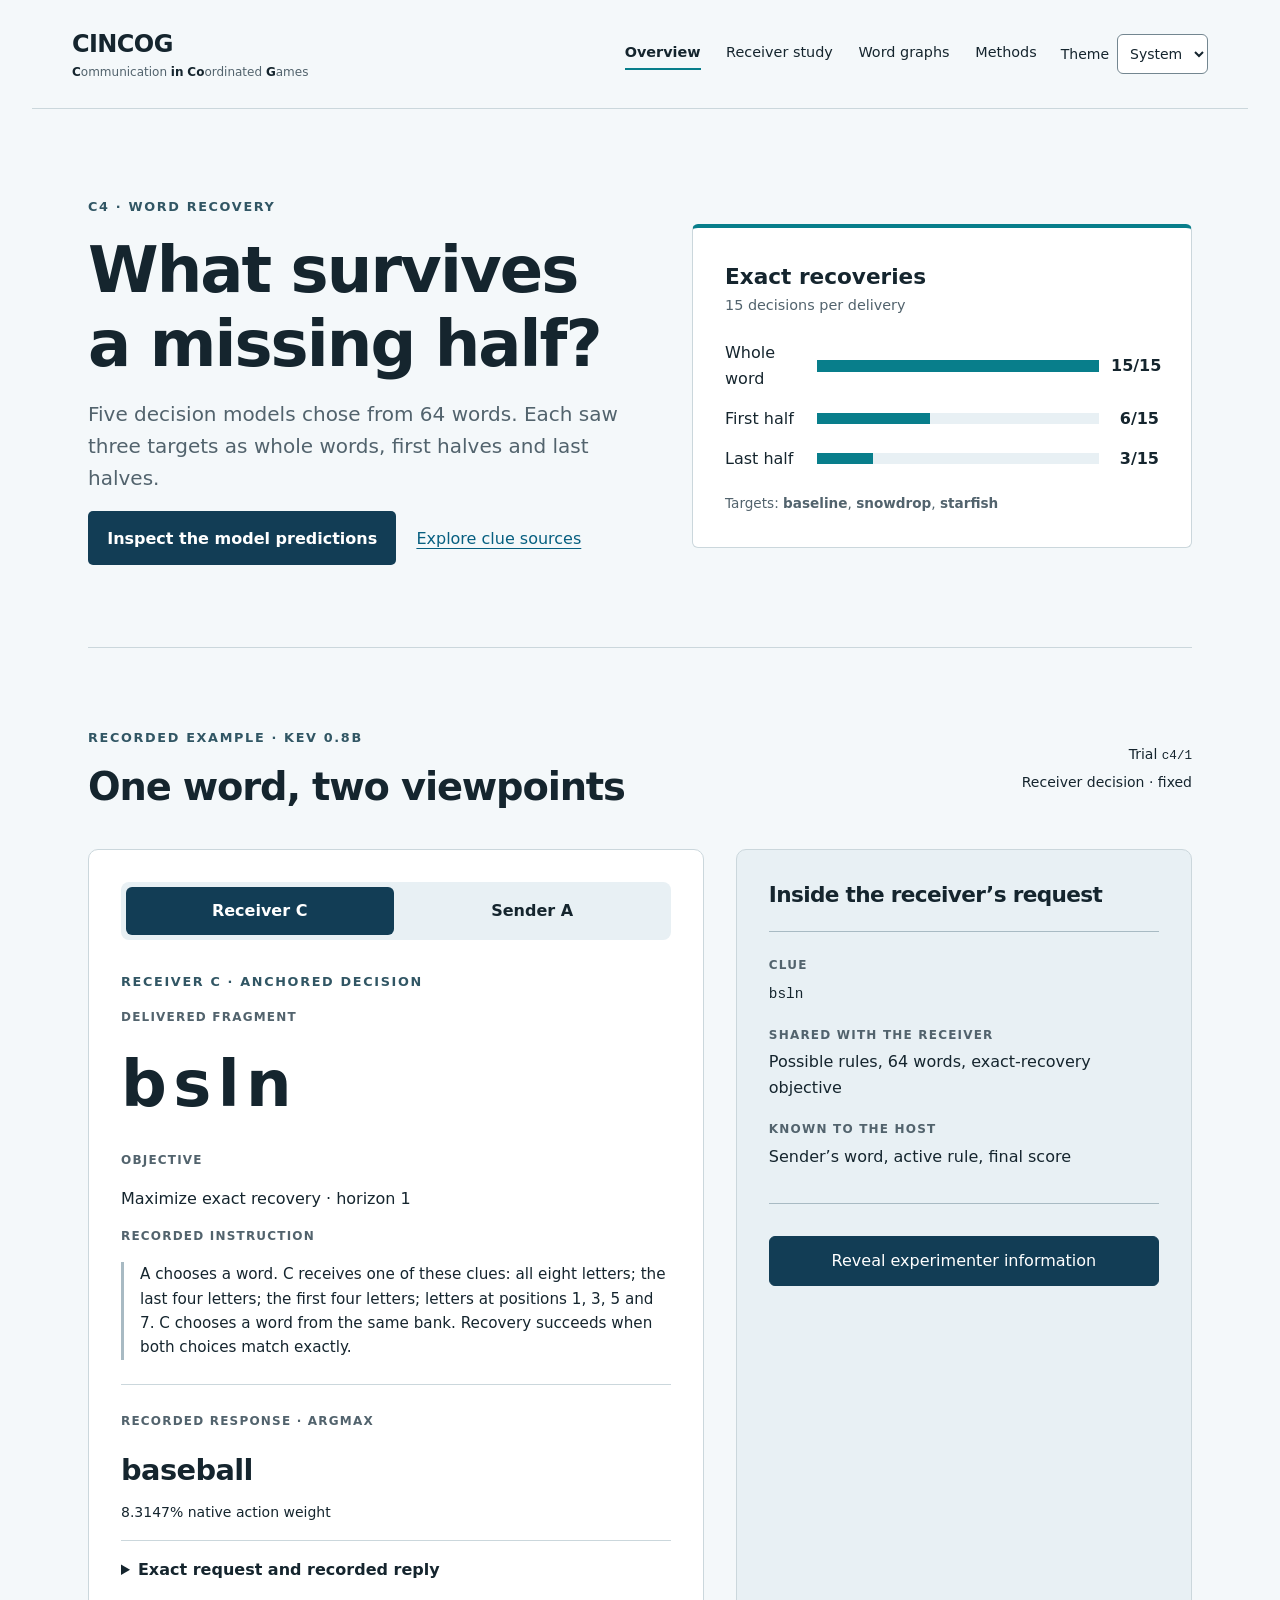
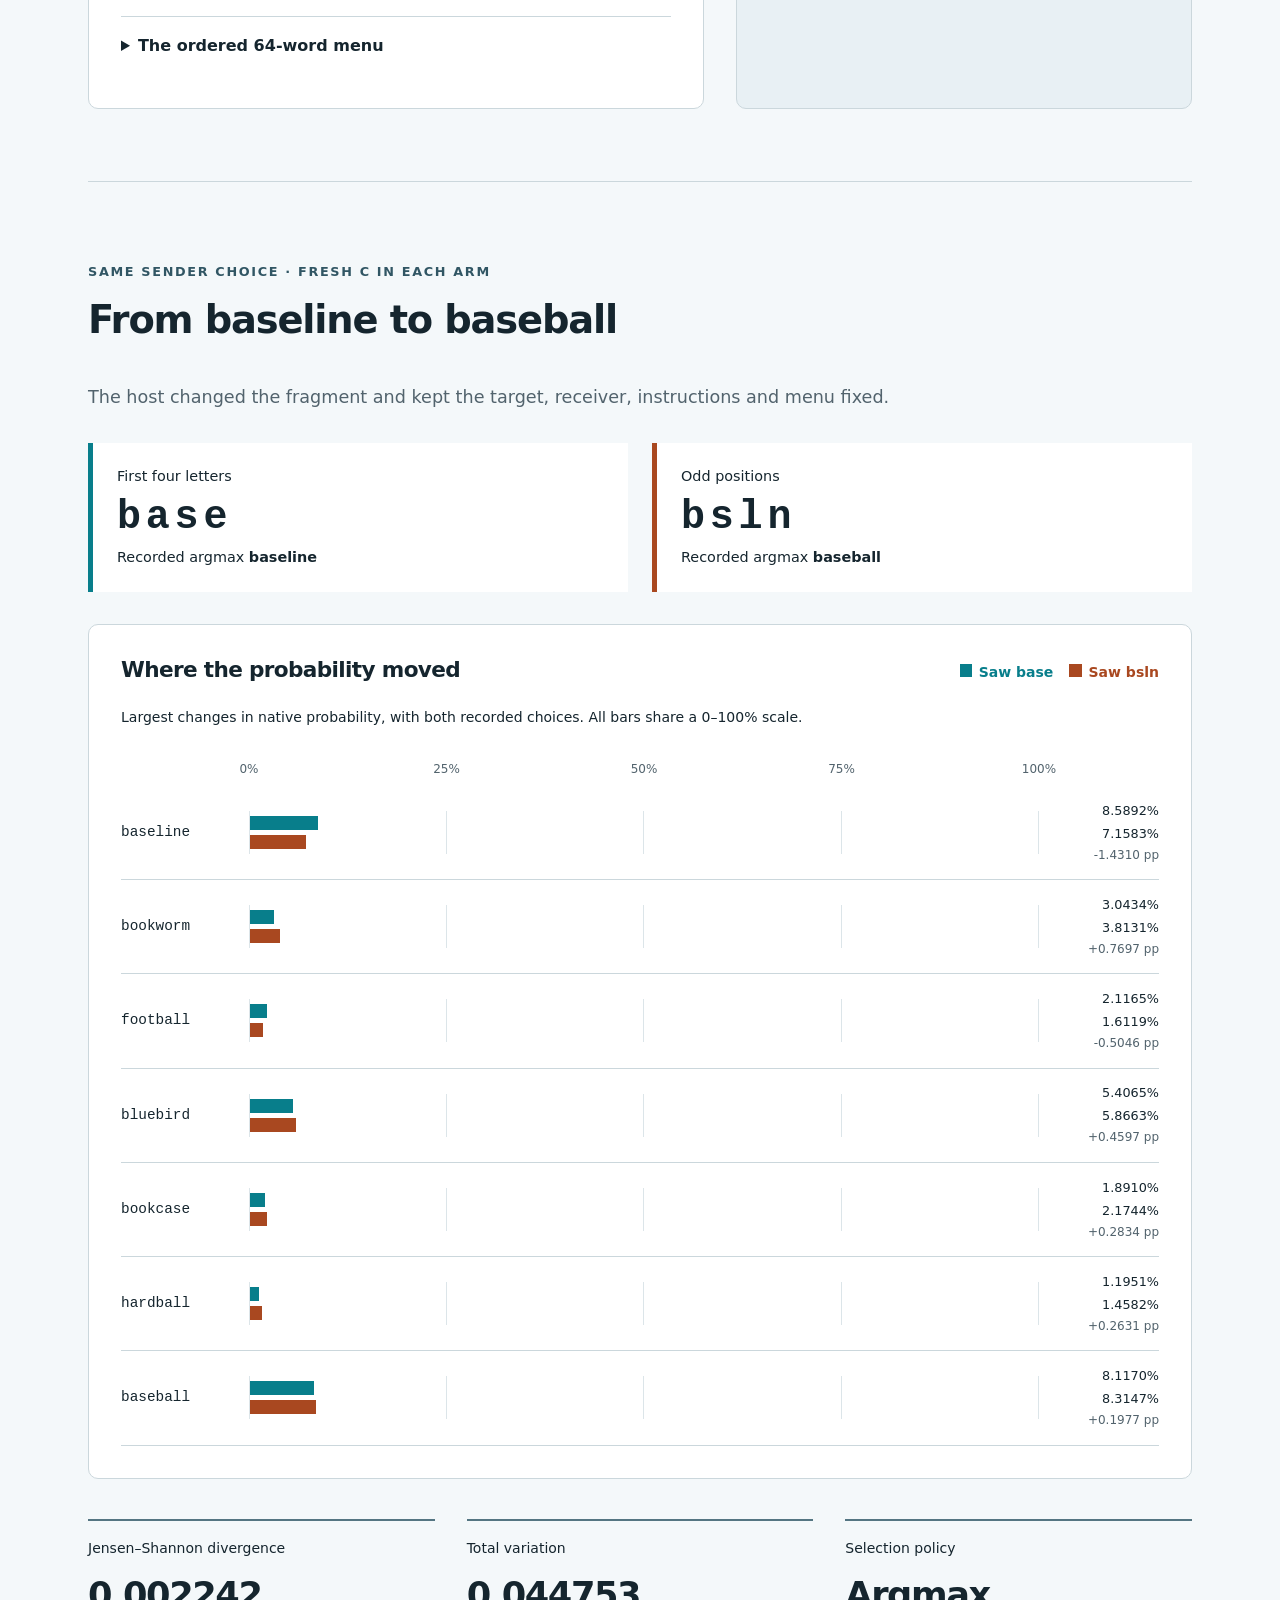
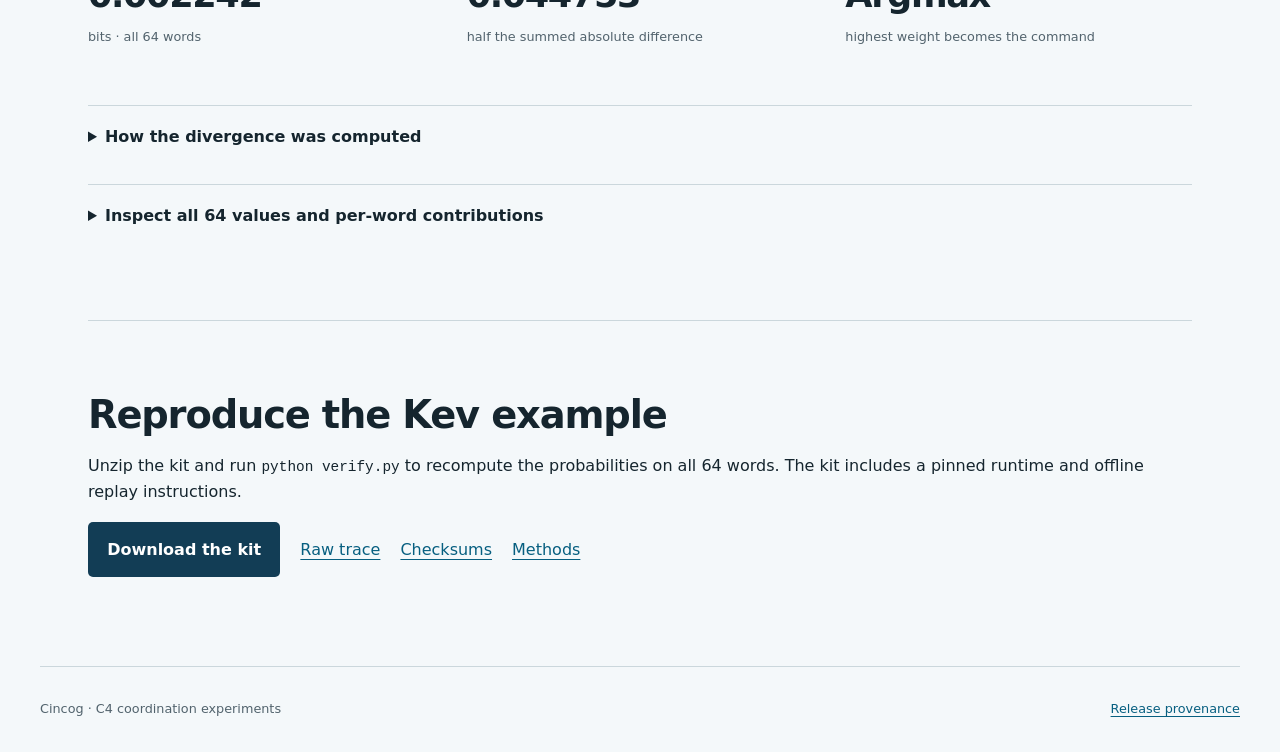
<file: site/index.html>
<!doctype html>
<html lang="en">
<head>
  <meta charset="utf-8">
  <meta name="viewport" content="width=device-width,initial-scale=1">
  <meta name="description" content="Inspect one recorded coordination decision: what each participant saw, how a clue changed a native probability distribution, and what the experimenter knew.">
  <title>Cincog · One decision, different information</title>
  <link rel="stylesheet" href="styles.css">
  <link id="dark-palette" rel="stylesheet" href="dark.css" media="screen and (prefers-color-scheme: dark)">
  <script src="theme.js"></script>
  <script src="data.js" defer></script>
  <script src="app.js" defer></script>
</head>
<body>
  <a class="skip" href="#decision">Skip to the experiment</a>
  <header class="masthead">
    <a class="brand" href="#top" aria-label="CINCOG, Communication in Coordinated Games">CINCOG<span><b>C</b>ommunication <b>in</b> <b>Co</b>ordinated <b>G</b>ames</span></a>
    <div class="masthead-tools">
      <nav aria-label="Research pages"><a href="index.html" aria-current="page">Overview</a><a href="pilot/index.html">Receiver study</a><a href="word-graphs.html">Word graphs</a><a href="methods.html">Methods</a></nav>
      <label class="theme-control" id="theme-control" hidden>Theme
        <select id="theme"><option value="system">System</option><option value="light">Light</option><option value="dark">Dark</option></select>
      </label>
    </div>
  </header>
  <main id="top">
    <section class="intro lead-grid">
      <div><p class="eyebrow">C4 · Word recovery</p><h1>What survives a missing half?</h1>
      <p class="lede">Five decision models chose from 64 words. Each saw three targets as whole words, first halves and last halves.</p>
      <div class="action-links"><a class="primary-link" href="pilot/index.html#heatmap">Inspect the model predictions</a><a href="word-graphs.html">Explore clue sources</a></div></div>
      <figure class="recovery-figure"><figcaption>Exact recoveries <span>15 decisions per delivery</span></figcaption>
      <div class="recovery-line"><span>Whole word</span><i><b style="width:100%"></b></i><strong>15/15</strong></div>
      <div class="recovery-line"><span>First half</span><i><b style="width:40%"></b></i><strong>6/15</strong></div>
      <div class="recovery-line"><span>Last half</span><i><b style="width:20%"></b></i><strong>3/15</strong></div>
      <p>Targets: <b>baseline</b>, <b>snowdrop</b>, <b>starfish</b></p></figure>
    </section>
    <section id="decision" class="experiment" aria-labelledby="decision-title">
      <div class="section-title"><div><p class="eyebrow">Recorded example · Kev 0.8B</p><h2 id="decision-title">One word, two viewpoints</h2></div><p class="anchor-label">Trial <code>c4/1</code><br>Receiver decision · fixed</p></div>
      <div class="experiment-grid">
        <article class="view-panel">
          <div class="segmented" role="group" aria-label="Inspect agent at the fixed decision">
            <button id="view-c" type="button" aria-pressed="true">Receiver C</button>
            <button id="view-a" type="button" aria-pressed="false">Sender A</button>
          </div>
          <div id="agent-view" aria-live="polite"></div>
          <details><summary>Exact request and recorded reply</summary><p class="small">The host records the request, reply and selected action.</p><h4>Native request</h4><pre id="raw-request"></pre><h4>Native reply</h4><pre id="raw-response"></pre><h4>Admitted command</h4><pre id="raw-command"></pre></details>
          <details><summary>The ordered 64-word menu</summary><p class="small">The menu order is identical in both arms.</p><div id="bank" class="word-bank"></div></details>
        </article>

        <aside class="context-panel">
          <h3>Inside the receiver’s request</h3>
          <div class="boundary"><span>Clue</span><p><code>bsln</code></p><span>Shared with the receiver</span><p>Possible rules, 64 words, exact-recovery objective</p><span>Known to the host</span><p>Sender’s word, active rule, final score</p></div>
          <button id="reveal" type="button" class="reveal-button" aria-expanded="false" aria-controls="host-view">Reveal experimenter information</button>
          <div id="host-view" hidden></div>

        </aside>
      </div>
    </section>

    <section id="comparison" aria-labelledby="comparison-title">
      <div class="section-title"><div><p class="eyebrow">Same sender choice · fresh C in each arm</p><h2 id="comparison-title">From baseline to baseball</h2></div></div>
      <p class="section-copy">The host changed the fragment and kept the target, receiver, instructions and menu fixed.</p>
      <div class="conditions">
        <article class="condition p"><p>First four letters</p><strong>base</strong><p>Recorded argmax <b id="p-choice"></b></p></article>
        <article class="condition q"><p>Odd positions</p><strong>bsln</strong><p>Recorded argmax <b id="q-choice"></b></p></article>
      </div>
      <div class="chart-panel">
        <div class="chart-heading"><h3>Where the probability moved</h3><div class="legend"><span class="p-key">Saw base</span><span class="q-key">Saw bsln</span></div></div>
        <p class="small">Largest changes in native probability, with both recorded choices. All bars share a 0–100% scale.</p>
        <div class="axis" aria-hidden="true"><span>0%</span><span>25%</span><span>50%</span><span>75%</span><span>100%</span></div>
        <div id="bars" aria-label="Paired model-assigned action probabilities"></div>

      </div>
      <div class="metrics"><article><p>Jensen–Shannon divergence</p><strong id="js-value"></strong><span>bits · all 64 words</span></article><article><p>Total variation</p><strong id="tv-value"></strong><span>half the summed absolute difference</span></article><article><p>Selection policy</p><strong>Argmax</strong><span>highest weight becomes the command</span></article></div>
      <details class="method"><summary>How the divergence was computed</summary>
        <p>In the <a href="data.json">comparison JSON</a>, P is C’s vector after <code>base</code> and Q is its vector after <code>bsln</code>. The active rule was hidden in both requests. Align the same 64 words and set M = (P + Q) / 2.</p>
        <p class="formula">JS(P,Q) = ½ Σ P(w) log₂[P(w)/M(w)] + ½ Σ Q(w) log₂[Q(w)/M(w)]</p>
        <p class="formula">TV(P,Q) = ½ Σ |P(w) − Q(w)|</p>
        <p>Zero-weight terms contribute zero. No smoothing is used. Vectors are divided by their totals only to remove floating-point sum error. All calculations use unrounded values, including words omitted from the small chart.</p>
        <p id="kl-note"></p>
        <p><a href="downloads/cincog-c4-reproduce.zip" download>Download the original record and verifier</a></p>
      </details>
      <details class="method"><summary>Inspect all 64 values and per-word contributions</summary>
        <label class="search-label" for="filter">Filter word <input id="filter" type="search" placeholder="e.g. base" autocomplete="off"></label>
        <div class="table-scroll"><table><caption>Probabilities, changes and JS contributions; the totals always use the full bank.</caption><thead><tr><th scope="col">Word</th><th scope="col">P · base</th><th scope="col">Q · bsln</th><th scope="col">Change (pp)</th><th scope="col">JS (bits)</th></tr></thead><tbody id="probability-table"></tbody></table></div>
        <p id="filter-status" class="small" aria-live="polite"></p>
      </details>
    </section>

    <section id="reproduce" aria-labelledby="reproduce-title">
      <h2 id="reproduce-title">Reproduce the Kev example</h2>
      <p>Unzip the kit and run <code>python verify.py</code> to recompute the probabilities on all 64 words. The kit includes a pinned runtime and offline replay instructions.</p>
      <div class="action-links"><a class="primary-link" href="downloads/cincog-c4-reproduce.zip" download>Download the kit</a><a href="evidence/c4-kev.json">Raw trace</a><a href="downloads/SHA256SUMS.txt">Checksums</a><a href="methods.html">Methods</a></div>
    </section>
  </main>
  <footer><span>Cincog · C4 coordination experiments</span><a href="evidence/provenance.json">Release provenance</a></footer>
  <noscript><p class="noscript">Enable JavaScript to inspect agent views and probabilities. The <a href="evidence/c4-kev.json">original trace</a> and <a href="downloads/cincog-c4-reproduce.zip">reproduction kit</a> remain available without it.</p></noscript>
</body>
</html>
</file>
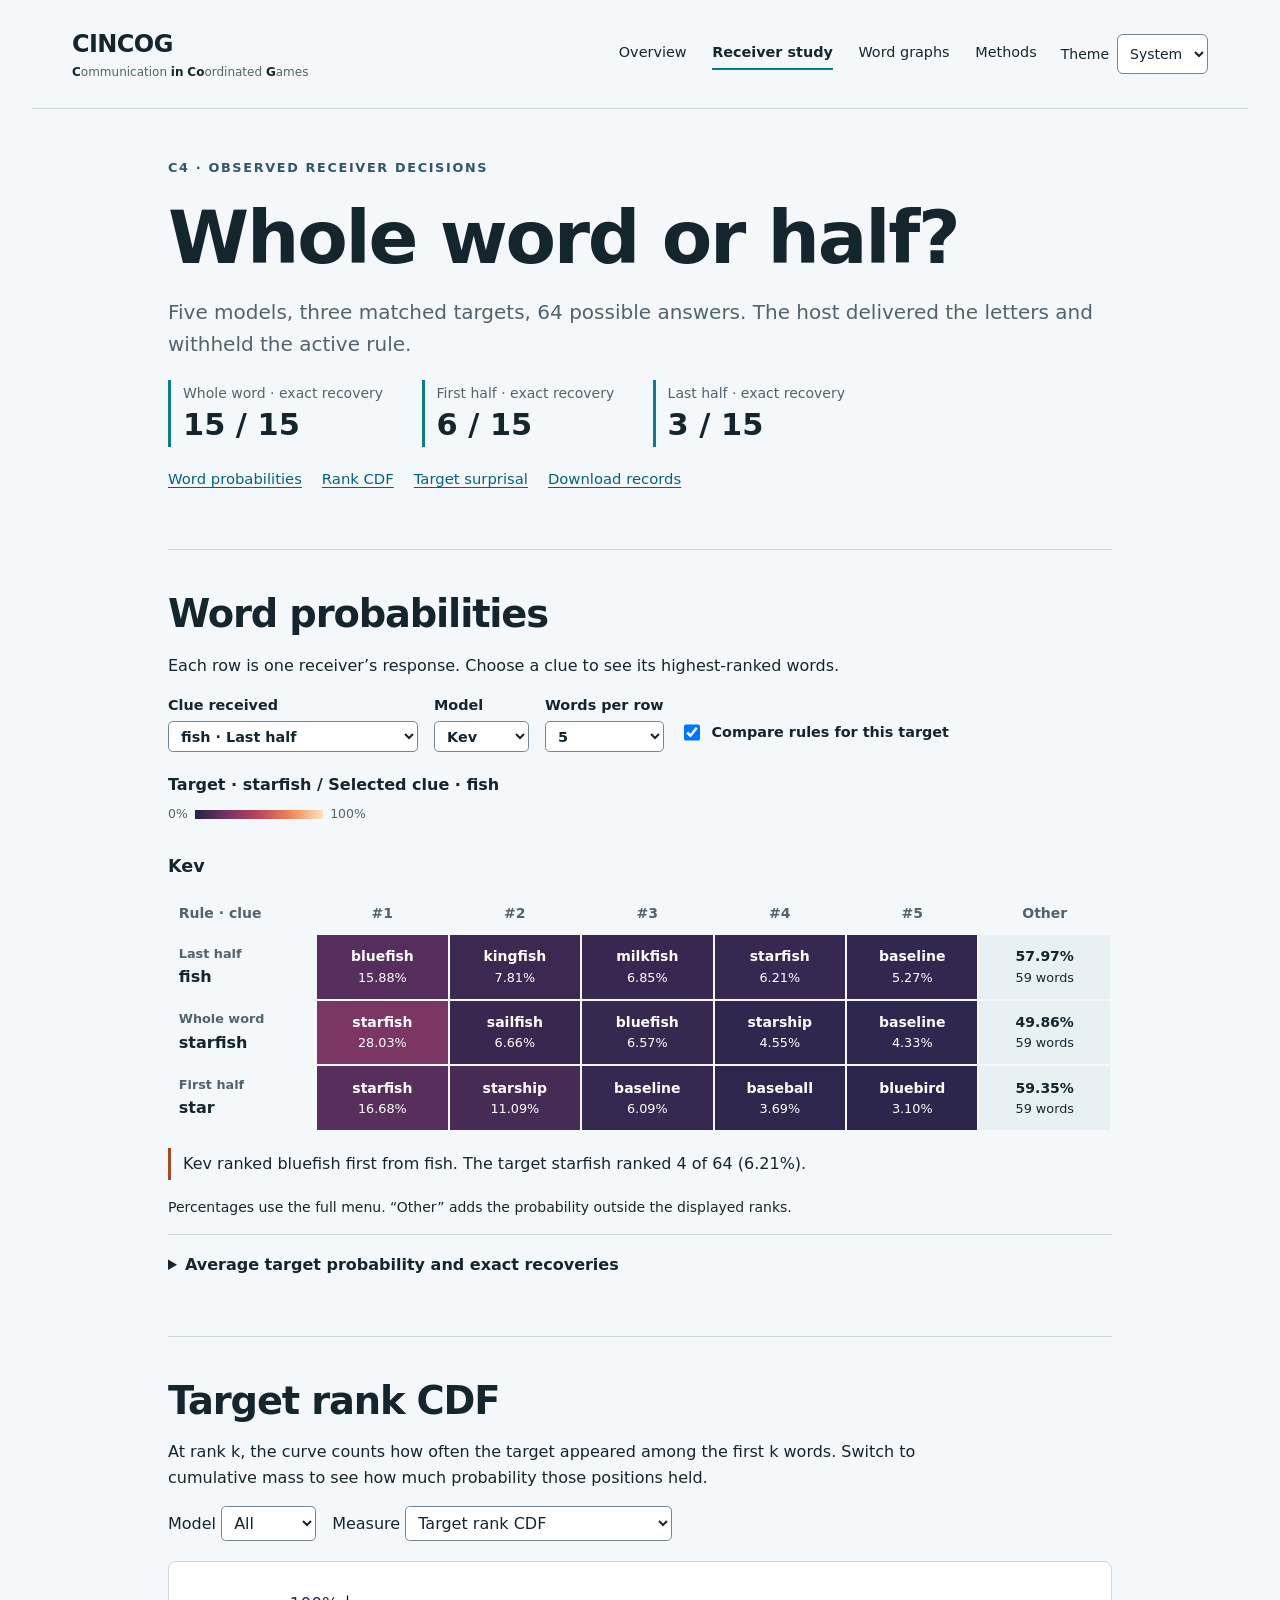
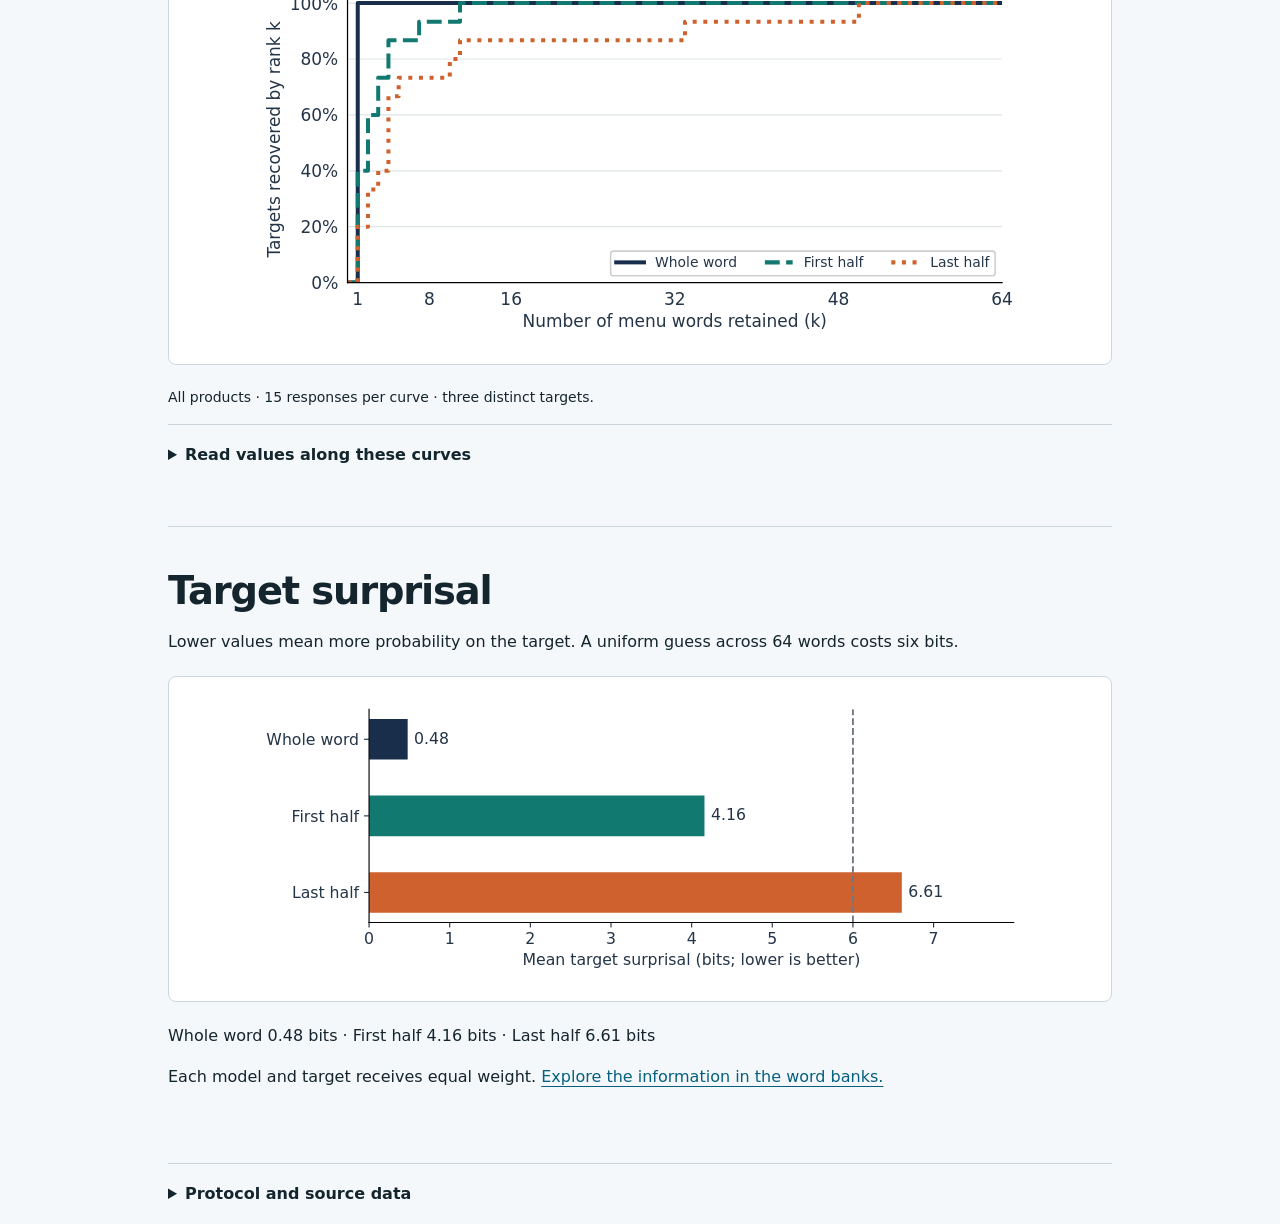
<file: site/pilot/index.html>
<!doctype html><html lang="en"><head><meta charset="utf-8"><meta name="viewport" content="width=device-width,initial-scale=1">
<title>Whole word or half? · Cincog</title><link rel="stylesheet" href="../styles.css"><link rel="stylesheet" href="study.css">
<link rel="stylesheet" id="dark-palette" href="../dark.css" media="screen and (prefers-color-scheme: dark)"><script src="../theme.js"></script><script defer src="results.js"></script><script defer src="view.js"></script></head>
<body><a class="skip" href="#study">Skip to results</a><header class="masthead">
<a class="brand" href="../index.html">CINCOG<span><b>C</b>ommunication <b>in</b> <b>Co</b>ordinated <b>G</b>ames</span></a>
<div class="masthead-tools"><nav aria-label="Research pages"><a href="../index.html">Overview</a><a href="../pilot/index.html" aria-current="page">Receiver study</a><a href="../word-graphs.html">Word graphs</a><a href="../methods.html">Methods</a></nav>
<label class="theme-control" id="theme-control" hidden>Theme <select id="theme"><option value="system">System</option><option value="light">Light</option><option value="dark">Dark</option></select></label></div></header>
<main id="study" class="pilot-page"><section class="intro"><p class="eyebrow">C4 · Observed receiver decisions</p><h1>Whole word or half?</h1>
<p class="lede">Five models, three matched targets, 64 possible answers. The host delivered the letters and withheld the active rule.</p>
<div id="headline" class="result-strip" aria-label="Exact recoveries by delivery"></div>
<nav class="section-links" aria-label="Study figures"><a href="#heatmap">Word probabilities</a><a href="#ranks">Rank CDF</a><a href="#bits">Target surprisal</a><a href="records.zip">Download records</a></nav></section>
<section id="heatmap"><h2>Word probabilities</h2>
<p>Each row is one receiver’s response. Choose a clue to see its highest-ranked words.</p>
<div class="plot-controls heat-controls"><label>Clue received <select id="heat-clue"></select></label>
<label>Model <select id="heat-model"><option value="All">All five</option></select></label>
<label>Words per row <select id="heat-k"><option>3</option><option selected>5</option><option>10</option></select></label>
<label class="compare-toggle"><input type="checkbox" id="heat-compare" checked> Compare rules for this target</label></div>
<p id="heat-status" aria-live="polite"></p><div class="heat-scale" aria-hidden="true"><span>0%</span><i></i><span>100%</span></div>
<div id="word-heatmaps"></div>
<p class="small">Percentages use the full menu. “Other” adds the probability outside the displayed ranks.</p>
<noscript><p>The interactive heatmap needs JavaScript. The full vectors are in <a href="results.json">the results file</a>.</p></noscript>
<details><summary>Average target probability and exact recoveries</summary>
<p>Each cell averages the three probabilities assigned to the correct word.</p>
<figure><img src="target-heatmap.svg" alt="Heatmap of mean true-word probability by model and clue. A numerical table follows the figure."></figure>
<div class="table-scroll"><table><thead><tr><th>Model</th><th>Clue</th><th>Mean target weight</th><th>Correct / trials</th><th>Mean Brier</th></tr></thead><tbody id="cells"></tbody></table></div></details></section>
<section id="ranks"><h2>Target rank CDF</h2>
<p>At rank k, the curve counts how often the target appeared among the first k words. Switch to cumulative mass to see how much probability those positions held.</p>
<div class="plot-controls"><label>Model <select id="model"><option>All</option></select></label>
<label>Measure <select id="measure"><option value="target_cdf">Target rank CDF</option><option value="top_k_mass">Cumulative probability mass</option></select></label></div>
<figure><img id="rank-chart" src="target_cdf-All.svg" alt="Target rank CDF for all five models. At k=5 the target appears in 15/15 whole-word, 13/15 first-half and 11/15 last-half replies."></figure><p class="small" id="curve-caption" aria-live="polite"></p>
<details><summary>Read values along these curves</summary><div class="table-scroll"><table><thead><tr><th>k</th><th>Whole word</th><th>First half</th><th>Last half</th></tr></thead><tbody id="curve-points"></tbody></table></div></details></section>
<section id="bits"><h2>Target surprisal</h2>
<p>Lower values mean more probability on the target. A uniform guess across 64 words costs six bits.</p>
<figure><img src="target-bits.svg" alt="Mean target surprisal in bits by clue, with the six-bit uniform reference."></figure><p id="bit-values"></p>
<p>Each model and target receives equal weight. <a href="../word-graphs.html">Explore the information in the word banks.</a></p></section>
<details><summary>Protocol and source data</summary><ul><li>One independent request per product, target and delivery. The three targets were selected in advance: baseline, snowdrop and starfish.</li><li>Ranks place the recorded argmax first among tied maxima, then follow the menu order.</li><li id="tags"></li></ul><p><a href="results.json">All 45 decisions and vectors</a> · <a href="records.zip">Raw records and replay</a> · <a href="render.py">Plotting source</a></p></details></main></body></html>
</file>
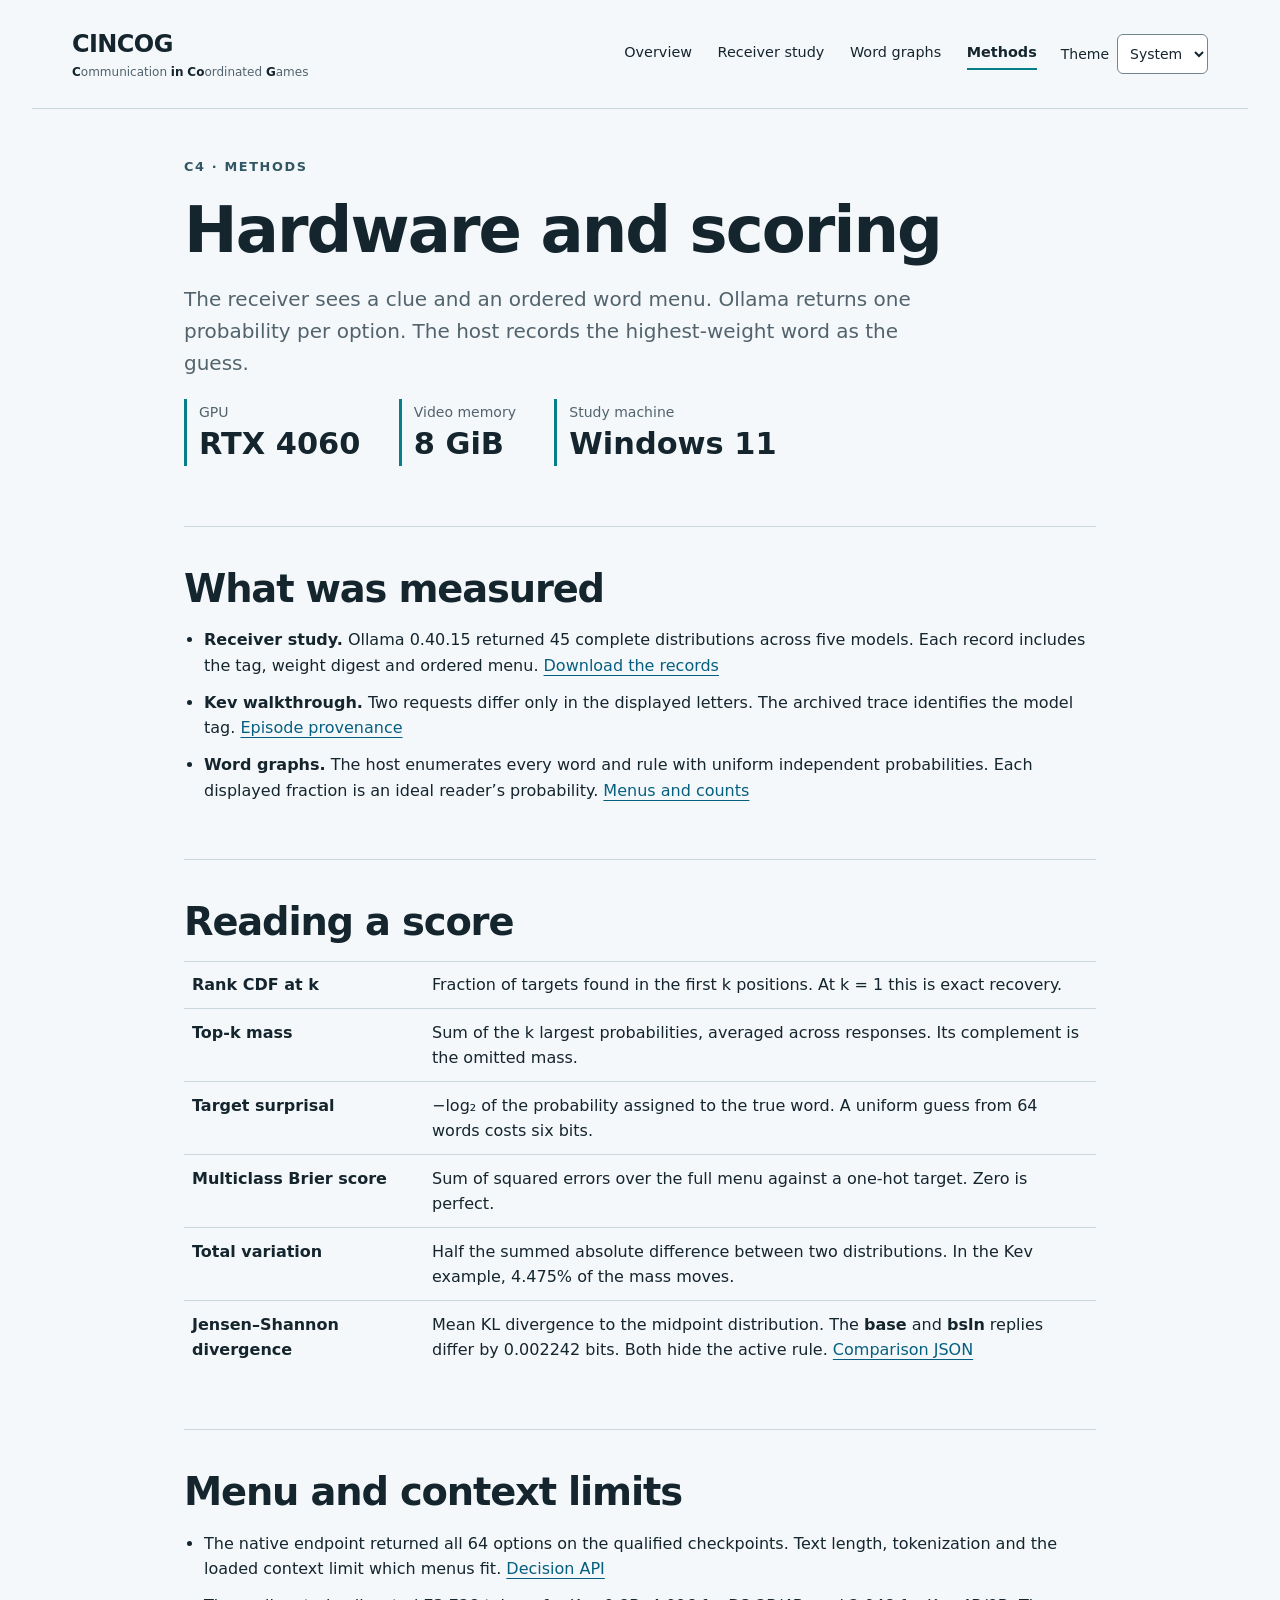
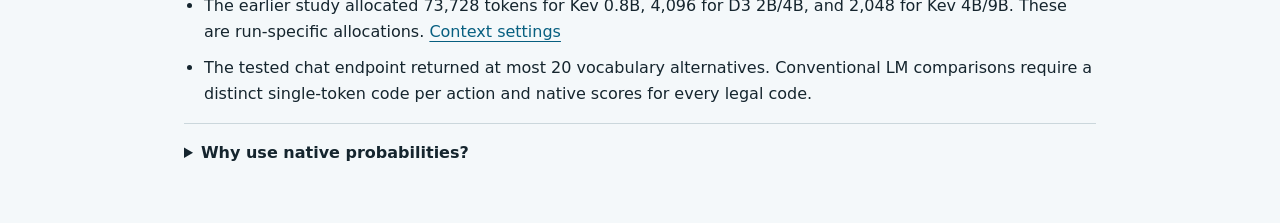
<file: site/methods.html>
<!doctype html>
<html lang="en">
<head>
  <meta charset="utf-8">
  <meta name="viewport" content="width=device-width,initial-scale=1">
  <meta name="description" content="The Windows hardware, Ollama interfaces, context settings and probability measurements used in Cincog's C4 word game.">
  <title>C4 hardware and scoring methods · Cincog</title>
  <link rel="stylesheet" href="styles.css">
  <link id="dark-palette" rel="stylesheet" href="dark.css" media="screen and (prefers-color-scheme: dark)">
  <script src="theme.js"></script>
</head>
<body>
  <a class="skip" href="#hardware">Skip to the methods</a>
  <header class="masthead">
    <a class="brand" href="index.html" aria-label="CINCOG, Communication in Coordinated Games">CINCOG<span><b>C</b>ommunication <b>in</b> <b>Co</b>ordinated <b>G</b>ames</span></a>
    <div class="masthead-tools">
      <nav aria-label="Research pages"><a href="index.html">Overview</a><a href="pilot/index.html">Receiver study</a><a href="word-graphs.html">Word graphs</a><a href="methods.html" aria-current="page">Methods</a></nav>
      <label class="theme-control" id="theme-control" hidden>Theme
        <select id="theme"><option value="system">System</option><option value="light">Light</option><option value="dark">Dark</option></select>
      </label>
    </div>
  </header>
  <main class="methods-page">
    <section class="intro" id="hardware" aria-labelledby="title">
      <p class="eyebrow">C4 · Methods</p><h1 id="title">Hardware and scoring</h1>
      <p class="lede">The receiver sees a clue and an ordered word menu. Ollama returns one probability per option. The host records the highest-weight word as the guess.</p>
      <div class="result-strip"><div><small>GPU</small><strong>RTX 4060</strong></div><div><small>Video memory</small><strong>8 GiB</strong></div><div><small>Study machine</small><strong>Windows 11</strong></div></div>
    </section><section><h2>What was measured</h2>
    <ul class="method-list"><li><b>Receiver study.</b> Ollama 0.40.15 returned 45 complete distributions across five models. Each record includes the tag, weight digest and ordered menu. <a href="pilot/records.zip">Download the records</a></li>
    <li><b>Kev walkthrough.</b> Two requests differ only in the displayed letters. The archived trace identifies the model tag. <a href="evidence/provenance.json">Episode provenance</a></li>
    <li><b>Word graphs.</b> The host enumerates every word and rule with uniform independent probabilities. Each displayed fraction is an ideal reader’s probability. <a href="banks.json">Menus and counts</a></li></ul>
    </section><section><h2>Reading a score</h2><dl class="metric-defs">
    <dt>Rank CDF at k</dt><dd>Fraction of targets found in the first k positions. At k = 1 this is exact recovery.</dd>
    <dt>Top-k mass</dt><dd>Sum of the k largest probabilities, averaged across responses. Its complement is the omitted mass.</dd>
    <dt>Target surprisal</dt><dd>−log₂ of the probability assigned to the true word. A uniform guess from 64 words costs six bits.</dd>
    <dt>Multiclass Brier score</dt><dd>Sum of squared errors over the full menu against a one-hot target. Zero is perfect.</dd>
    <dt>Total variation</dt><dd>Half the summed absolute difference between two distributions. In the Kev example, 4.475% of the mass moves.</dd>
    <dt>Jensen–Shannon divergence</dt><dd>Mean KL divergence to the midpoint distribution. The <b>base</b> and <b>bsln</b> replies differ by 0.002242 bits. Both hide the active rule. <a href="data.json">Comparison JSON</a></dd></dl>
    </section><section><h2>Menu and context limits</h2>
    <ul class="method-list"><li>The native endpoint returned all 64 options on the qualified checkpoints. Text length, tokenization and the loaded context limit which menus fit. <a href="https://docs.ollama.com/capabilities/decision">Decision API</a></li>
    <li>The earlier study allocated 73,728 tokens for Kev 0.8B, 4,096 for D3 2B/4B, and 2,048 for Kev 4B/9B. These are run-specific allocations. <a href="https://docs.ollama.com/context-length">Context settings</a></li>
    <li>The tested chat endpoint returned at most 20 vocabulary alternatives. Conventional LM comparisons require a distinct single-token code per action and native scores for every legal code.</li></ul>
    <details><summary>Why use native probabilities?</summary><p>Asking a model to write percentages changes the response task. We read native choice weights or token probabilities at the scored action. <a href="https://aclanthology.org/2025.naacl-long.2/">Distributional alignment</a> · <a href="https://aclanthology.org/2024.findings-acl.441/">First-token rankings and final answers</a></p></details>
    </section></main></body></html>
</file>
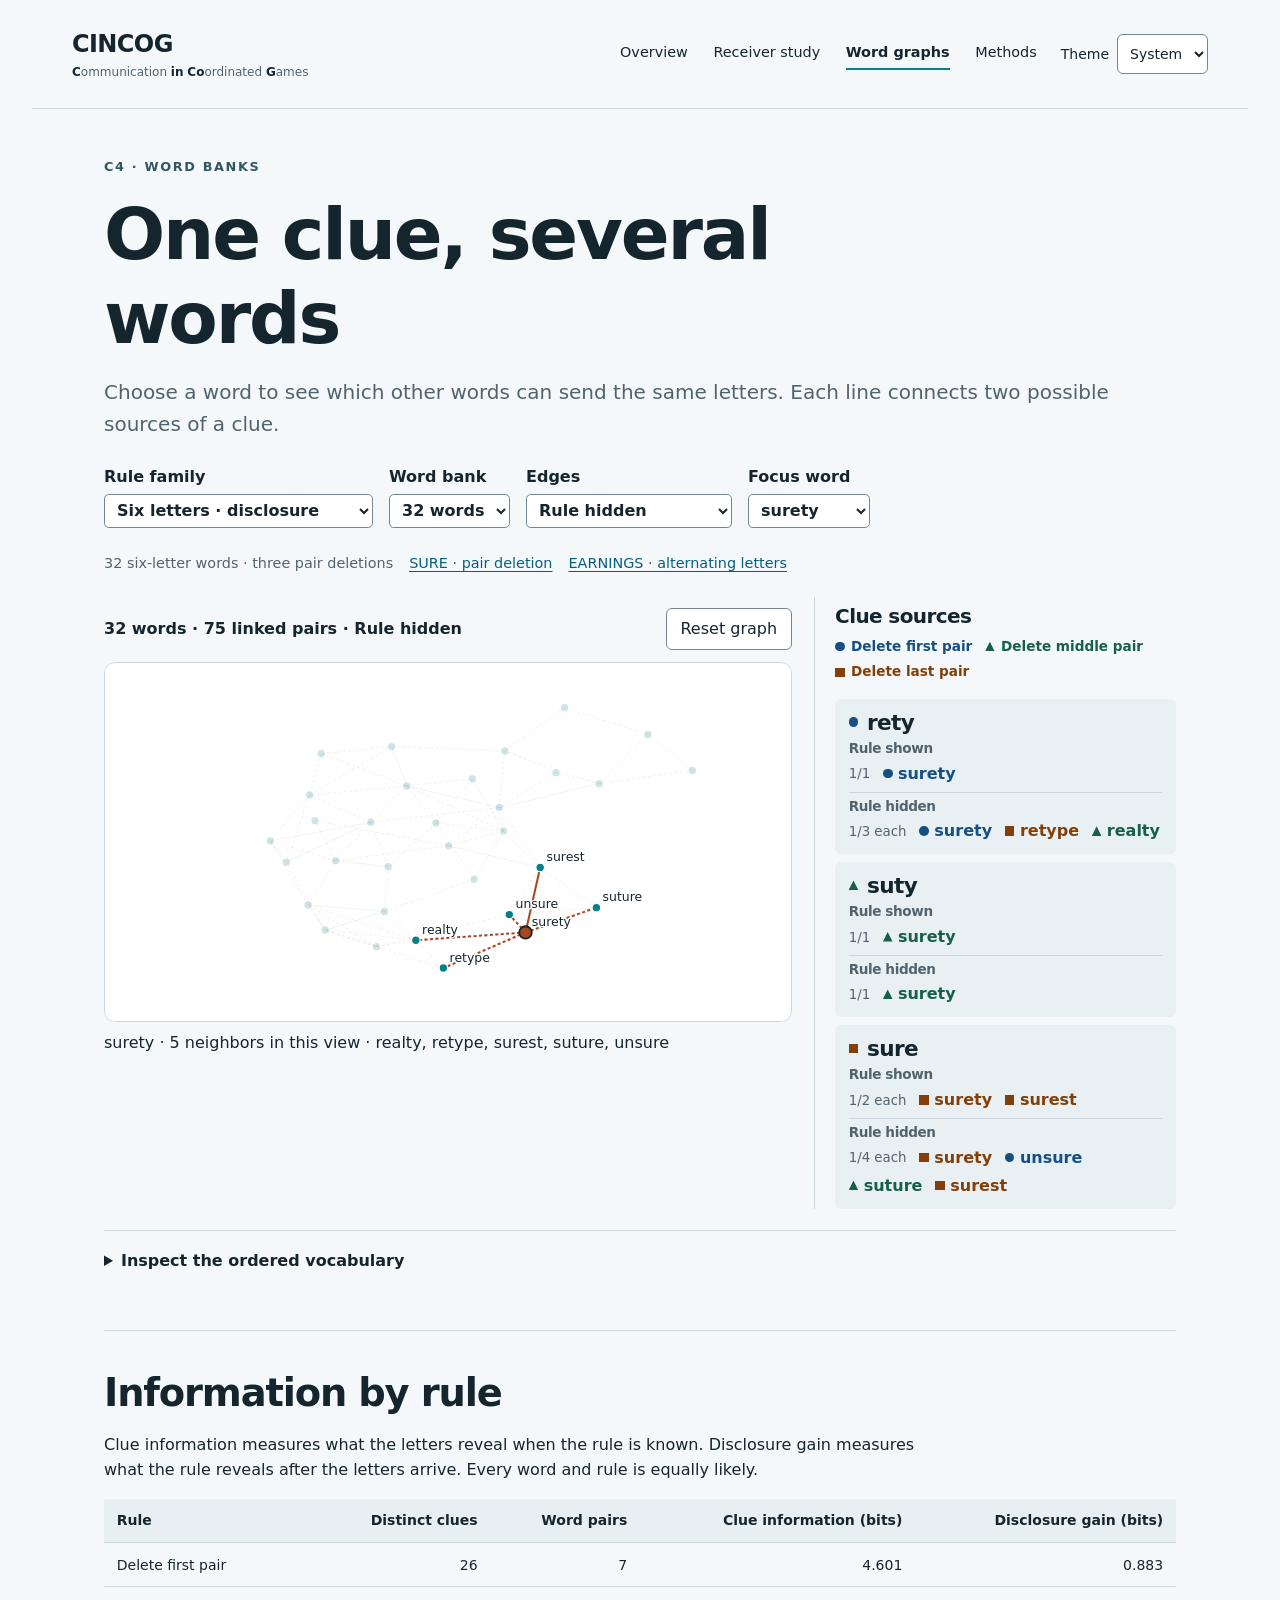
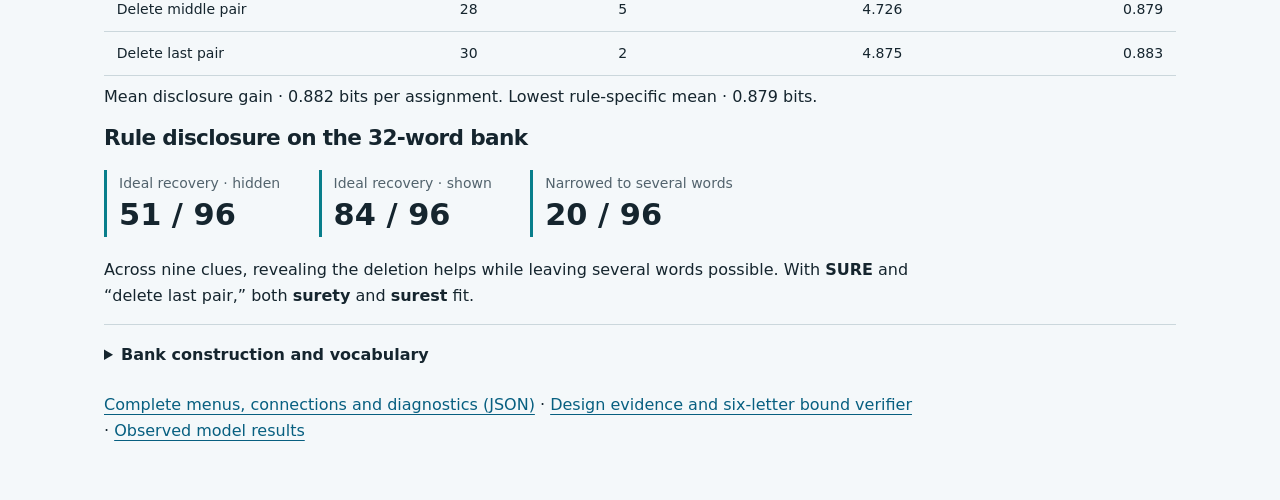
<file: site/word-graphs.html>
<!doctype html><html lang="en"><head><meta charset="utf-8"><meta name="viewport" content="width=device-width, initial-scale=1">
<title>Word graphs · Cincog</title><link rel="stylesheet" href="styles.css"><link rel="stylesheet" href="pilot/study.css"><link rel="stylesheet" href="graphs.css">
<link id="dark-palette" rel="stylesheet" href="dark.css" media="screen and (prefers-color-scheme: dark)"><script src="theme.js"></script><script src="banks.js" defer></script><script src="graphs.js" defer></script></head>
<body><a class="skip" href="#explore">Skip to graph</a><header class="masthead"><a class="brand" href="index.html">CINCOG<span><b>C</b>ommunication <b>in</b> <b>Co</b>ordinated <b>G</b>ames</span></a>
<div class="masthead-tools"><nav aria-label="Research pages"><a href="index.html">Overview</a><a href="pilot/index.html">Receiver study</a><a href="word-graphs.html" aria-current="page">Word graphs</a><a href="methods.html">Methods</a></nav><label class="theme-control" id="theme-control" hidden>Theme <select id="theme"><option value="system">System</option><option value="light">Light</option><option value="dark">Dark</option></select></label></div></header>
<main class="graph-page" id="explore"><section class="intro"><p class="eyebrow">C4 · Word banks</p><h1>One clue, several words</h1><p class="lede">Choose a word to see which other words can send the same letters. Each line connects two possible sources of a clue.</p>
<div class="graph-controls"><label>Rule family <select id="family"></select></label><label>Word bank <select id="bank-choice"></select></label><label>Edges <select id="graph-rule"></select></label><label>Focus word <select id="focus"></select></label></div>
<div class="graph-examples"><span id="bank-purpose"></span><a href="?bank=six32&amp;word=surety">SURE · pair deletion</a><a href="?bank=parity_default&amp;word=earnings">EARNINGS · alternating letters</a></div>
<div class="graph-workspace"><div class="graph-canvas">
<div class="graph-toolbar"><div class="graph-summary" id="graph-summary" aria-live="polite"></div><button type="button" id="reset-graph">Reset graph</button></div>
<div id="graph-scroll" class="graph-scroll" tabindex="0" role="region" aria-label="Word graph. Scroll horizontally on small screens."><svg id="network" viewBox="0 0 880 460" role="img" aria-labelledby="network-title network-desc"><title id="network-title">Word-clue network</title><desc id="network-desc">Use the focus-word menu to inspect each node and list its neighbors below.</desc></svg></div>
<p id="neighbors" aria-live="polite"></p></div><aside class="source-panel"><div id="rule-key" hidden><h2>Clue sources</h2><ul id="rule-legend" aria-label="Rule legend"></ul></div><div id="clue-detail"></div></aside></div><details><summary>Inspect the ordered vocabulary</summary><p id="words"></p><p id="swaps"></p></details></section>
<section><h2>Information by rule</h2><p>Clue information measures what the letters reveal when the rule is known. Disclosure gain measures what the rule reveals after the letters arrive. Every word and rule is equally likely.</p>
<div class="table-scroll"><table><thead><tr><th>Rule</th><th>Distinct clues</th><th>Word pairs</th><th>Clue information (bits)</th><th>Disclosure gain (bits)</th></tr></thead><tbody id="bank-metrics"></tbody></table></div><p id="disclosure"></p>
<div id="deletion-comparison" hidden><h3>Rule disclosure on the 32-word bank</h3>
<div class="result-strip"><div><small>Ideal recovery · hidden</small><strong>51 / 96</strong></div><div><small>Ideal recovery · shown</small><strong>84 / 96</strong></div><div><small>Narrowed to several words</small><strong>20 / 96</strong></div></div>
<p>Across nine clues, revealing the deletion helps while leaving several words possible. With <b>SURE</b> and “delete last pair,” both <b>surety</b> and <b>surest</b> fit.</p></div>
<details><summary>Bank construction and vocabulary</summary><p id="bank-notes"></p><p><a href="https://github.com/hermitdave/FrequencyWords">Subtitle word frequencies</a> · <a href="https://creativecommons.org/licenses/by-sa/4.0/">Frequency data license</a></p></details>
<p><a href="banks.json">Complete menus, connections and diagnostics (JSON)</a> · <a href="bank-design.zip">Design evidence and six-letter bound verifier</a> · <a href="pilot/index.html">Observed model results</a></p></section></main></body></html>
</file>
<file: site/styles.css>
:root {
  color-scheme: light;
  --paper: #f4f8fa;
  --panel: #fff;
  --ink: #15252e;
  --muted: #52636d;
  --line: #cbd7dc;
  --surface: #e8f0f4;
  --inset: #ecf2f5;
  --subtle-surface: #e7eff3;
  --control-border: #738690;
  --divider: #a8bac3;
  --chart-grid: #dce5e9;
  --chart-rule: #547582;
  --p: #087e8b;
  --q: #a94820;
  --link: #075f80;
  --link-hover: #07364e;
  --focus: #ab5714;
  --eyebrow: #315664;
  --blue: #123d55;
  --on-action: #fff;
  --action-hover: #20566e;
  --notice-bg: #fff0cf;
  font-family: system-ui, -apple-system, BlinkMacSystemFont, "Segoe UI", sans-serif;
  font-size: 16px;
  line-height: 1.6;
}
*{box-sizing:border-box}html{scroll-behavior:smooth}body{margin:0;background:var(--paper);color:var(--ink)}a{color:var(--link);text-underline-offset:.22em}a:hover{color:var(--link-hover)}button,input,select{font:inherit}button,a,input,summary{touch-action:manipulation}button,summary{cursor:pointer}button:focus-visible,a:focus-visible,input:focus-visible,select:focus-visible,summary:focus-visible{outline:3px solid var(--focus);outline-offset:4px}button{border:1px solid var(--control-border);border-radius:6px;padding:.7rem 1rem;background:var(--panel);color:var(--ink)}code,pre{font-family:ui-monospace,SFMono-Regular,Consolas,monospace}code{font-size:.9em}pre{font-size:.875rem;line-height:1.65;background:var(--inset);border:1px solid var(--line);border-radius:6px;padding:1rem;overflow:auto;max-height:24rem;white-space:pre-wrap;overflow-wrap:anywhere}h1,h2,h3,h4{line-height:1.16;letter-spacing:-.03em;margin:0 0 1rem}h1{font-size:clamp(2.8rem,6vw,5.3rem);font-weight:650;max-width:900px}h2{font-size:clamp(1.8rem,3vw,2.75rem);font-weight:630}h3{font-size:1.35rem;font-weight:650}h4{font-size:1rem}p{margin:.5rem 0 1rem}main{max-width:1280px;padding:0 40px;margin:auto}main>section{padding:4.5rem 0;border-top:1px solid var(--line)}main>.intro{border:0;padding:5rem 0 4rem}.masthead{display:flex;justify-content:space-between;align-items:center;gap:2rem;max-width:1360px;padding:25px 40px;margin:auto}.brand{font-weight:800;letter-spacing:.14em;text-decoration:none;font-size:1.1rem;color:var(--ink)}.brand span{display:block;font-size:.75rem;font-weight:500;letter-spacing:0}.masthead nav{display:flex;gap:1.6rem;font-size:.9rem}.masthead nav a{text-decoration:none;color:var(--ink)}.eyebrow{text-transform:uppercase;letter-spacing:.13em;font-size:.8rem;font-weight:750;color:var(--eyebrow);margin-bottom:1rem}.lede{font-size:1.25rem;max-width:730px;line-height:1.6;color:var(--muted);margin-top:1.8rem}.intro-meta{display:flex;flex-wrap:wrap;gap:.5rem 1.6rem;margin-top:2rem;font-size:.875rem;color:var(--muted)}.section-title{display:flex;align-items:center;justify-content:space-between;gap:2rem;margin-bottom:1.5rem}.anchor-label{font-size:.875rem;line-height:1.9;flex-shrink:0;text-align:right}.section-copy{max-width:850px;font-size:1.1rem;color:var(--muted);margin-bottom:2rem}.experiment-grid{display:grid;grid-template-columns:minmax(0,1.35fr) minmax(0,1fr);gap:2rem}.view-panel,.context-panel{padding:2rem;border-radius:10px;border:1px solid var(--line);background:var(--panel);min-width:0}.context-panel{background:var(--surface)}.segmented{display:flex;gap:.3rem;background:var(--surface);border-radius:8px;padding:.3rem;margin-bottom:2rem}.segmented button{flex:1;border:0;background:transparent;font-weight:650}.segmented button[aria-pressed=true]{background:var(--blue);color:var(--on-action)}.turn-note{color:var(--muted);font-size:.9rem}.signal{font-size:clamp(2.8rem,5vw,4.5rem);font-weight:600;letter-spacing:.1em;line-height:1.3;margin:.7rem 0 1.5rem}.signal.no-clue{font-size:1.7rem;letter-spacing:-.02em}.field-label{text-transform:uppercase;letter-spacing:.1em;font-weight:650;font-size:.75rem;color:var(--muted)}.response{border-top:1px solid var(--line);padding-top:1.2rem;margin-top:1.5rem}.response strong{font-size:1.8rem;display:block;letter-spacing:-.02em}.small{font-size:.875rem;line-height:1.6}.muted{color:var(--muted)}.instruction{font-size:.95rem;border-left:3px solid var(--divider);padding-left:1rem}.boundary{border-top:1px solid var(--divider);border-bottom:1px solid var(--divider);padding:1.2rem 0;margin:1.5rem 0}.boundary>span{font-size:.75rem;letter-spacing:.1em;text-transform:uppercase;font-weight:700;color:var(--muted)}.boundary p{margin:.2rem 0 .9rem}.reveal-button{background:var(--blue);color:var(--on-action);width:100%;margin:.5rem 0 1rem;border-color:var(--blue)}#host-view{border-top:1px solid var(--divider);padding-top:1rem}.reveal-result{font-size:1.15rem;font-weight:650}details{border-top:1px solid var(--line);padding:1.1rem 0;margin-top:1rem}summary{font-weight:650;line-height:1.5}details[open]>summary{margin-bottom:1rem}.word-bank{display:grid;grid-template-columns:repeat(4,minmax(0,1fr));font-family:ui-monospace,Consolas,monospace;font-size:.8rem;gap:.4rem}.conditions{display:grid;grid-template-columns:1fr 1fr;gap:1.5rem;margin:2rem 0}.condition{border-left:5px solid;padding:1rem 1.5rem;background:var(--panel)}.condition.p{border-color:var(--p)}.condition.q{border-color:var(--q)}.condition strong{display:block;font:600 2.5rem ui-monospace,Consolas,monospace;letter-spacing:.12em}.condition p{font-size:.9rem;margin:.4rem 0}.chart-panel{padding:2rem;background:var(--panel);border:1px solid var(--line);border-radius:10px}.chart-heading{display:flex;justify-content:space-between;align-items:baseline;gap:1rem}.legend{display:flex;gap:1rem;font-size:.875rem;font-weight:650}.p-key{color:var(--p)}.q-key{color:var(--q)}.p-key:before,.q-key:before{content:"";display:inline-block;width:.8rem;height:.8rem;margin-right:.4rem;background:currentColor}.axis{margin:2rem 7.5rem .4rem 8rem;display:flex;justify-content:space-between;font-size:.75rem;color:var(--muted)}.bar-row{display:grid;grid-template-columns:7rem 1fr 6.5rem;gap:1rem;align-items:center;border-bottom:1px solid var(--line);padding:.8rem 0}.bar-word{font-family:ui-monospace,Consolas,monospace;font-size:.9rem}.tracks{background:repeating-linear-gradient(90deg,transparent,transparent calc(25% - 1px),var(--chart-grid) calc(25% - 1px),var(--chart-grid) 25%);border-left:1px solid var(--chart-grid);min-width:0}.track{height:14px;margin:5px 0;position:relative}.fill{height:100%;min-width:0;background:var(--p)}.track.q .fill{background:var(--q)}.bar-values{font-size:.8rem;text-align:right;line-height:1.8;white-space:nowrap}.bar-values span{display:block}.bar-values .delta{font-size:.75rem;color:var(--muted)}.metrics{display:grid;grid-template-columns:repeat(3,1fr);gap:2rem;margin:2.5rem 0}.metrics article{border-top:2px solid var(--chart-rule);padding:1rem 0}.metrics p{font-size:.875rem;margin:0 0 .5rem}.metrics strong{font-size:2.2rem;letter-spacing:-.04em;display:block}.metrics span{font-size:.8rem;color:var(--muted)}.formula{font-family:ui-monospace,Consolas,monospace;overflow-wrap:anywhere;background:var(--subtle-surface);padding:1rem}.method{padding:1.2rem 0}.table-scroll{overflow:auto}table{border-collapse:collapse;width:100%;font-size:.875rem;text-align:right}caption{text-align:left;color:var(--muted);padding:.7rem 0}th,td{padding:.65rem .8rem;border-bottom:1px solid var(--line);white-space:nowrap}th{font-weight:700}th:first-child,td:first-child{text-align:left}thead{background:var(--subtle-surface)}.search-label{font-size:.875rem;display:flex;gap:1rem;align-items:center;margin:1rem 0}.search-label input{padding:.5rem;color:var(--ink);background:var(--panel);border:1px solid var(--control-border);border-radius:4px;max-width:14rem}.interpretation{padding:1.5rem 2rem;border-left:4px solid var(--blue);background:var(--surface);margin-top:2rem}.interpretation p{max-width:950px}.downloads{display:flex;align-items:center;gap:1.5rem;flex-wrap:wrap;margin:2rem 0}.primary-link{display:inline-block;padding:.9rem 1.2rem;background:var(--blue);color:var(--on-action);border-radius:5px;font-weight:650;text-decoration:none}.primary-link:hover{color:var(--on-action);background:var(--action-hover)}.reproduce-grid{display:grid;grid-template-columns:1fr 1.3fr;gap:2.5rem;margin:2.5rem 0}.reproduce-grid>div{min-width:0}.reproduce-grid pre{font-size:.8rem}li{margin:.7rem 0}footer{border-top:1px solid var(--line);max-width:1200px;margin:0 auto;display:flex;justify-content:space-between;gap:1rem;padding:2rem 0;font-size:.8rem;color:var(--muted)}.skip{position:absolute;left:20px;top:-100px;padding:1rem;background:var(--panel);z-index:10}.skip:focus{top:20px}.noscript{max-width:900px;margin:2rem auto;padding:1rem;background:var(--notice-bg)}[hidden]{display:none!important}
@media(max-width:900px){main{padding:0 24px}.masthead{padding:20px 24px;align-items:flex-start}.brand span{max-width:150px}.masthead nav{gap:.8rem;flex-wrap:wrap;justify-content:flex-end}.experiment-grid{grid-template-columns:1fr;gap:1.5rem}.context-panel h3 br{display:none}.reproduce-grid{grid-template-columns:1fr;gap:1rem}footer{margin:0 24px}.section-title{align-items:flex-start}.metrics{gap:1rem}.metrics strong{font-size:1.8rem}}
@media(max-width:560px){main{padding:0 18px}.masthead{padding:18px;display:block}.masthead nav{justify-content:flex-start;margin-top:1rem;font-size:.875rem}main>section{padding:3rem 0}main>.intro{padding:3rem 0}.lede{font-size:1.1rem}.section-title{display:block}.anchor-label{text-align:left;margin-top:1rem}.view-panel,.context-panel,.chart-panel{padding:1.2rem}.conditions{gap:.8rem}.condition{padding:.8rem}.condition p{font-size:.8rem;overflow-wrap:anywhere}.condition strong{font-size:2rem}.chart-heading{display:block}.legend{margin:1rem 0}.axis{margin-left:5.5rem;margin-right:4.8rem;font-size:.75rem}.bar-row{grid-template-columns:5rem 1fr 4.3rem;gap:.5rem}.bar-word{font-size:.75rem}.bar-values{font-size:.8rem}.bar-values .delta{font-size:.75rem}.metrics{grid-template-columns:1fr;gap:0;margin:1.5rem 0}.metrics article{display:grid;grid-template-columns:1fr 1fr;gap:.2rem;padding:1rem 0}.metrics strong{text-align:right;grid-column:2;grid-row:1/3}.metrics span{grid-column:1}.word-bank{grid-template-columns:repeat(3,minmax(0,1fr));font-size:.8rem}.interpretation{padding:1.2rem}.downloads{align-items:flex-start;flex-direction:column;gap:1rem}footer{display:block;padding:1.5rem 0}footer span{display:block;margin:.5rem 0}}
.axis {
  position: relative;
  height: 1.6em;
}
.axis span {
  position: absolute;
  transform: translateX(-50%);
}
.axis span:nth-child(1) { left: 0; }
.axis span:nth-child(2) { left: 25%; }
.axis span:nth-child(3) { left: 50%; }
.axis span:nth-child(4) { left: 75%; }
.axis span:nth-child(5) { left: 100%; }
@media (max-width: 400px) {
  .axis span:nth-child(even) { display: none; }
}
@media(prefers-reduced-motion:reduce){html{scroll-behavior:auto}}@media print{.masthead nav,.segmented,button,.search-label{display:none}main{max-width:none;padding:0}main>section{padding:1.5rem 0}.experiment-grid{display:block}details{display:block}.chart-panel,.view-panel,.context-panel{break-inside:avoid}body{background:white}}
.brand { letter-spacing: -.025em; font-size: 1.5rem; }
.brand span { color: var(--muted); }
#filter::placeholder { color: var(--muted); opacity: 1; }
.brand b { color: var(--ink); font-weight: 750; }
.masthead-tools, .theme-control {
  display: flex;
  align-items: center;
}
.masthead-tools { gap: 1.5rem; flex-wrap: wrap; justify-content: flex-end; }
.theme-control { gap: .5rem; font-size: .875rem; }
.theme-control select {
  color: var(--ink);
  background-color: var(--panel);
  border: 1px solid var(--control-border);
  border-radius: .375rem;
  padding: .35rem .5rem;
  min-height: 2.5rem;
}
@media (max-width: 560px) {
  .masthead-tools { justify-content: flex-start; gap: .7rem 1.25rem; margin-top: 1rem; }
  .masthead nav { margin-top: 0; }
}
@media print { .theme-control { display: none; } }

.methods-page { max-width: 52rem; margin: 0 auto; }
.methods-page h1 { font-size: clamp(2.4rem, 5vw, 4rem); }
.methods-page > section { padding: 2.5rem 0; }
.methods-page .intro h2 { margin-top: 2.5rem; }
.methods-page .table-scroll { margin: 1.25rem 0; }
.methods-page dt { margin: 1.25rem 0 .25rem; font-weight: 700; }
.methods-page dd { margin: 0; }
.masthead { max-width:76rem; border-bottom:1px solid var(--line); }
.masthead nav a { padding:.25rem 0; border-bottom:2px solid transparent; }
.masthead nav a[aria-current=page] { border-bottom-color:var(--p); font-weight:700; }
main { max-width:74rem; }
.lead-grid { display:grid; grid-template-columns:1.08fr 1fr; align-items:center; gap:clamp(1.5rem,5vw,5rem); }
.lead-grid h1 { font-size:clamp(2.7rem,5vw,4.7rem); max-width:13ch; }
.lead-grid .lede,.pilot-page .lede,.graph-page .lede,.methods-page .lede { margin-top:.8rem; }
.action-links,.section-links { display:flex; align-items:center; flex-wrap:wrap; gap:.7rem 1.25rem; margin:1.1rem 0; }
.section-links { font-size:.925rem; }
.recovery-figure { margin:0; padding:clamp(1rem,3vw,2rem); border:1px solid var(--line); border-top:4px solid var(--p); background:var(--panel); border-radius:6px; }
.recovery-figure figcaption { font-size:1.35rem; font-weight:700; }
.recovery-figure figcaption span { display:block; font-weight:400; font-size:.9rem; color:var(--muted); margin:0 0 1rem; }
.recovery-line { display:grid; grid-template-columns:5rem minmax(2rem,1fr) 3rem; gap:.75rem; align-items:center; padding:.45rem 0; }
.recovery-line i { height:.7rem; background:var(--surface); }
.recovery-line b { display:block; height:100%; background:var(--p); }
.recovery-line strong { text-align:right; font-variant-numeric:tabular-nums; }
.recovery-figure p { margin:.9rem 0 0; color:var(--muted); font-size:.85rem; }
.result-strip { display:flex; flex-wrap:wrap; gap:.65rem 2.4rem; margin:1.25rem 0; }
.result-strip>div { border-left:3px solid var(--p); padding:.1rem 0 .1rem .75rem; }
.result-strip strong,.result-strip small { display:block; }
.result-strip strong { font-size:clamp(1.35rem,2.4vw,1.9rem); font-variant-numeric:tabular-nums; line-height:1.35; }
.result-strip small { color:var(--muted); font-size:.875rem; }
.chart-reading { border-left:3px solid var(--q); padding:.2rem .75rem; }
.method-list { padding-left:1.25rem; }
.metric-defs { display:grid; grid-template-columns:minmax(8rem,1fr) 2.8fr; }
.metric-defs dt,.metric-defs dd { margin:0; padding:.65rem .5rem; border-top:1px solid var(--line); }
.methods-page { max-width:62rem; }
.graph-page .graph-examples { display:flex; flex-wrap:wrap; gap:.4rem 1rem; font-size:.9rem; color:var(--muted); }
@media(max-width:720px){.lead-grid{grid-template-columns:1fr}.lead-grid h1{max-width:18ch}.masthead-tools{gap:.6rem 1rem}.metric-defs{grid-template-columns:1fr}.metric-defs dd{border-top:0;padding-top:0}.metric-defs dt{padding-bottom:.15rem}}
</file>
<file: site/dark.css>
:root {
  color-scheme: dark;
  --paper: #10191f;
  --panel: #17242c;
  --ink: #eef4f6;
  --muted: #b5c6ce;
  --line: #40535f;
  --surface: #1e303b;
  --inset: #101c24;
  --subtle-surface: #21343f;
  --control-border: #7d949f;
  --divider: #627b88;
  --chart-grid: #3b5260;
  --chart-rule: #839eac;
  --p: #64d8d1;
  --q: #ffad7b;
  --link: #88d7f5;
  --link-hover: #c4eaff;
  --focus: #ffd181;
  --eyebrow: #9ac8d7;
  --blue: #aedbea;
  --on-action: #12242c;
  --action-hover: #c9eaf4;
  --notice-bg: #48391f;
}
.graph-page { --rule-1: #8bc8ff; --rule-2: #ffc087; --rule-3: #85debd; --rule-4: #dfabf7; }
</file>
<file: site/pilot/study.css>
.pilot-page{max-width:64rem}.pilot-page>section{padding:2.6rem 0}.pilot-page h1{font-size:clamp(2.8rem,6vw,4.6rem)}.pilot-page p{max-width:78ch}
.pilot-page figure{margin:1.3rem 0;padding:clamp(.4rem,2vw,1.4rem);border:1px solid var(--line);border-radius:.5rem;background:#fff}
.pilot-page figure img{display:block;width:100%;max-width:48rem;margin:auto;height:auto}.pilot-page .plot-controls{display:flex;flex-wrap:wrap;gap:1rem}
.pilot-page select,.graph-page select{font:inherit;background:var(--panel);color:var(--ink);border:1px solid var(--control-border);padding:.35rem .5rem;border-radius:.3rem}
.pilot-page .table-scroll{margin:1rem 0}.pilot-page .table-scroll table{font-variant-numeric:tabular-nums}
.heat-controls { align-items: end; }
.heat-controls label { display: grid; gap: .25rem; font-size: .9rem; font-weight: 600; }
.heat-controls .compare-toggle { display: flex; align-items: center; gap: .5rem; min-height: 2.5rem; }
.compare-toggle input { width: 1.05rem; height: 1.05rem; }
#heat-status { margin: 1.25rem 0 .4rem; font-weight: 600; }
.heat-scale { display: flex; align-items: center; gap: .45rem; color: var(--muted); font-size: .78rem; }
.heat-scale i { width: 8rem; height: .55rem; background: linear-gradient(90deg,#222449,#733465,#bd4658,#ef875b,#ffe3c3); }
.word-heatmap { border-collapse: separate; border-spacing: 2px; }
.word-heatmap caption { font-size: 1.1rem; font-weight: 700; color: var(--ink); }
.word-heatmap th,.word-heatmap td { border: 0; text-align: center; padding: .55rem; }
.word-heatmap thead { background: transparent; color: var(--muted); }
.word-heatmap th:first-child { position: sticky; left: 0; z-index: 1; background: var(--paper); text-align: left; }
.word-heatmap tbody th { font-size: .8rem; color: var(--muted); }
.word-heatmap tbody th strong { color: var(--ink); font-size: 1rem; }
.word-heatmap strong,.word-heatmap span { display: block; }
.word-heatmap td { min-width: 5.8rem; }
.word-heatmap td span { font-size: .8rem; }
.word-heatmap .heat-tail { background: var(--surface); }
#word-heatmaps .table-scroll:focus-visible { outline: 3px solid var(--focus); }
</file>
<file: site/graphs.css>
.graph-page{max-width:72rem}.graph-page>section{padding:2.5rem 0}.graph-page h1{font-size:clamp(2.5rem,6vw,4.5rem)}.graph-page p{max-width:80ch}
.graph-controls{display:flex;gap:1rem;flex-wrap:wrap;margin:1.5rem 0}.graph-controls label{display:grid;gap:.25rem;font-weight:600}.graph-controls select{max-width:100%}
.graph-summary{font-weight:600;margin:.65rem 0}#network{width:100%;height:auto;background:var(--panel);border:1px solid var(--line);border-radius:.65rem}
#network .edge{stroke:var(--chart-rule);stroke-opacity:.46;stroke-width:1.25}#network .cross{stroke:var(--q);stroke-dasharray:4 3}
#network .incident{stroke:var(--q);stroke-opacity:1;stroke-width:2.6}#network .dot{fill:var(--p);stroke:var(--panel);stroke-width:1.5;cursor:pointer}
#network .chosen{fill:var(--q);stroke:var(--ink);stroke-width:2.4}#network .dim{opacity:.19}#network text{fill:var(--ink);paint-order:stroke;stroke:var(--panel);stroke-width:3.2;stroke-linejoin:round;font-size:12px;pointer-events:none}
#clue-detail{display:grid;grid-template-columns:repeat(auto-fit,minmax(min(100%,15rem),1fr));gap:.8rem}#clue-detail article{background:var(--surface);padding:1rem;border-radius:6px}#clue-detail article p{margin:.35rem 0}
.graph-page { --rule-1: #154f83; --rule-2: #843f09; --rule-3: #166047; --rule-4: #703b80; }
.graph-toolbar { display:flex; align-items:center; justify-content:space-between; gap:1rem; margin:.6rem 0; }
.graph-toolbar button { padding:.45rem .85rem; white-space:nowrap; }
.graph-toolbar button:disabled { opacity:.55; cursor:default; }
#rule-key h2 { font-size:1.25rem; margin:1.5rem 0 .4rem; }
#rule-legend { list-style:none; display:flex; flex-wrap:wrap; gap:.4rem 1.35rem; padding:0; margin:0 0 1rem; }
#rule-legend li { display:flex; align-items:center; gap:.4rem; font-weight:650; margin:0; }
.rule-1 { color:var(--rule-1); }
.rule-2 { color:var(--rule-2); }
.rule-3 { color:var(--rule-3); }
.rule-4 { color:var(--rule-4); }
.rule-mark { display:inline-block; width:.6rem; height:.6rem; background:currentColor; flex:none; }
.rule-mark.rule-1 { border-radius:50%; }
.rule-mark.rule-3 { clip-path:polygon(50% 0,100% 100%,0 100%); }
.rule-mark.rule-4 { transform:rotate(45deg); width:.5rem; height:.5rem; }
#clue-detail h3 { display:flex; align-items:center; gap:.55rem; font-size:1.35rem; margin-bottom:1rem; }
.condition-words + .condition-words { border-top:1px solid var(--line); padding-top:.65rem; margin-top:.65rem; }
.condition-words h4 { font-size:.85rem; color:var(--muted); margin:0 0 .25rem; }
.word-group { display:flex; flex-wrap:wrap; align-items:baseline; gap:.15rem .8rem; }
.word-group small { color:var(--muted); font-variant-numeric:tabular-nums; }
.source-word { display:inline-flex; align-items:center; gap:.34rem; font-weight:650; }
.sr-only { position:absolute; width:1px; height:1px; padding:0; margin:-1px; overflow:hidden; clip-path:inset(50%); white-space:nowrap; border:0; }
.graph-workspace { margin:1.35rem 0; }
.graph-canvas { min-width:0; }
@media(min-width:851px) and (min-height:700px){.has-focus .graph-canvas{position:sticky;top:1rem}}
.graph-scroll { overflow-x:auto; border-radius:.65rem; }
.graph-scroll:focus-visible { outline:3px solid var(--focus); }
.graph-scroll #network { display:block; }
#network text { font-size:16px; }
@media(max-width:600px){.graph-scroll #network{min-width:44rem}}
.graph-workspace.has-focus { display:grid; grid-template-columns:minmax(0,1.9fr) minmax(15rem,1fr); gap:1.4rem; align-items:start; }
.source-panel { border-left:1px solid var(--line); padding-left:1.25rem; }
.source-panel #rule-key h2 { margin:.5rem 0; }
.source-panel #rule-legend { gap:.25rem .8rem; font-size:.85rem; }
.source-panel #clue-detail { display:grid; grid-template-columns:1fr; gap:.5rem; }
.source-panel #clue-detail article { padding:.65rem .85rem; }
.source-panel #clue-detail h3 { margin-bottom:.4rem; }
.source-panel .condition-words + .condition-words { padding-top:.35rem; margin-top:.35rem; }
@media(max-width:850px){.graph-workspace.has-focus{grid-template-columns:1fr}.source-panel{border:0;padding:0}.source-panel #clue-detail{grid-template-columns:repeat(auto-fit,minmax(min(100%,15rem),1fr))}}
</file>
